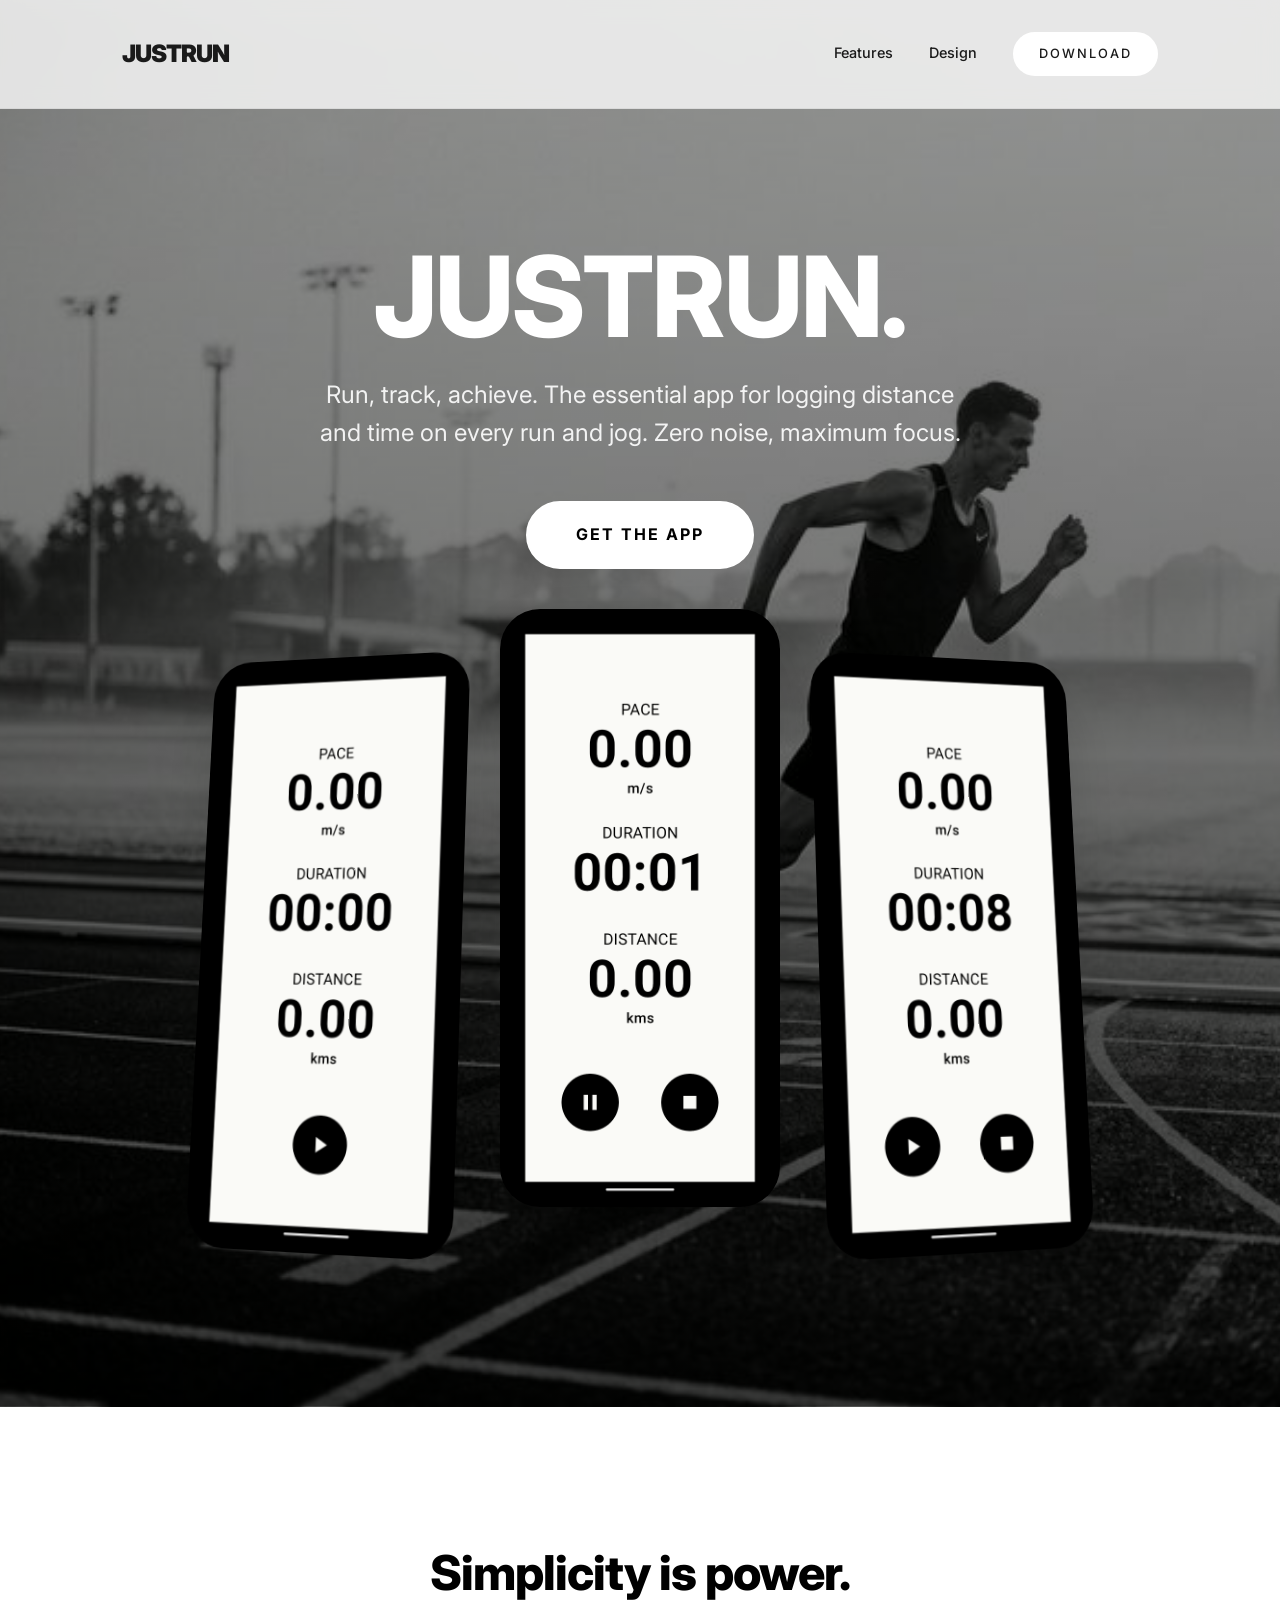
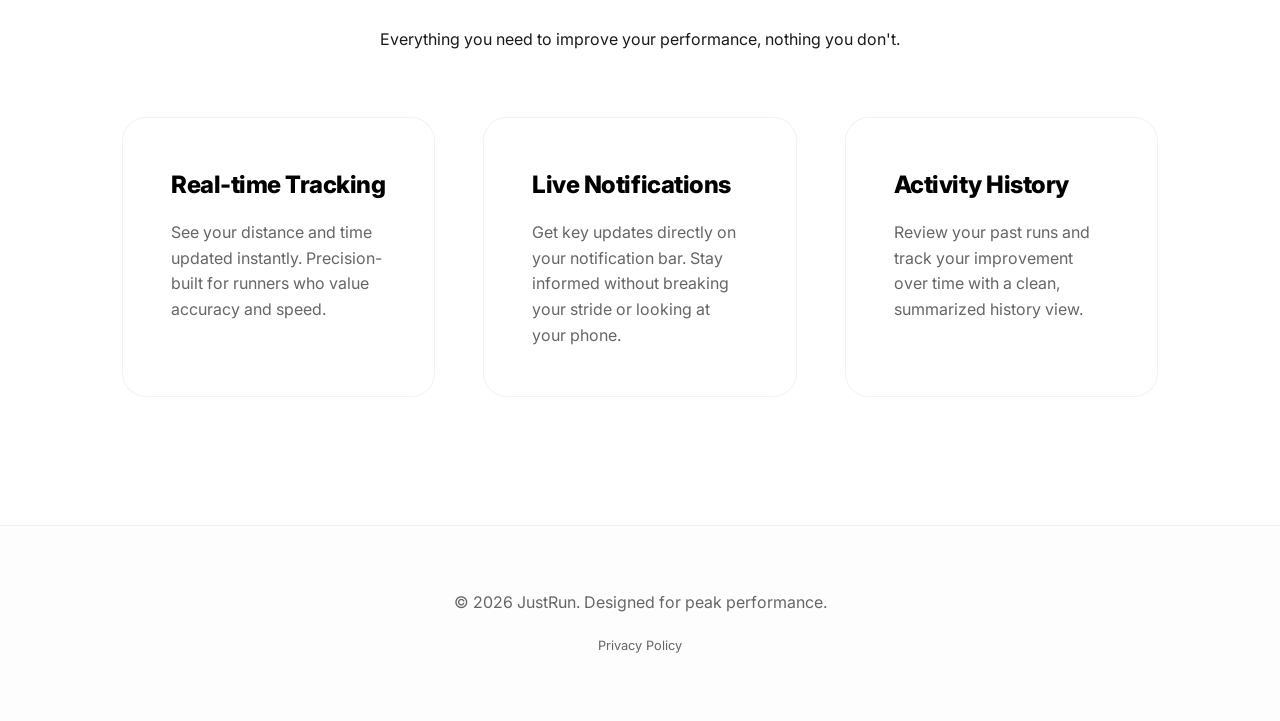
<file: landing-page/index.html>
<!DOCTYPE html>
<html lang="en">

<head>
    <meta charset="UTF-8">
    <meta name="viewport" content="width=device-width, initial-scale=1.0">
    <title>JustRun - Minimalist Running Tracker</title>
    <meta name="description"
        content="JustRun is the essential minimalist app for logging distance and time on every run. No distractions, just your progress.">
    <link rel="stylesheet" href="style.css">
    <link rel="preconnect" href="https://fonts.googleapis.com">
    <link rel="preconnect" href="https://fonts.gstatic.com" crossorigin>
    <link href="https://fonts.googleapis.com/css2?family=Inter:wght@400;500;600;800;900&display=swap" rel="stylesheet">
</head>

<body>
    <header>
        <div class="container">
            <nav>
                <div class="logo">JustRun</div>
                <div class="nav-links">
                    <a href="#features">Features</a>
                    <a href="#showcase">Design</a>
                    <a href="#" class="btn-primary" style="padding: 0.6rem 1.5rem; font-size: 0.8rem;">Download</a>
                </div>
            </nav>
        </div>
    </header>

    <section class="hero">
        <div class="container">
            <h1>JUSTRUN.</h1>
            <p>Run, track, achieve. The essential app for logging distance and time on every run and jog. Zero noise,
                maximum focus.</p>
            <a href="#" class="btn-primary">Get the App</a>

            <div class="showcase" id="showcase">
                <div class="phone-mockup">
                    <img src="../screenshots/screen_1.png" alt="JustRun Startup Screen">
                </div>
                <div class="phone-mockup">
                    <img src="../screenshots/screen_2.png" alt="JustRun Tracking Screen">
                </div>
                <div class="phone-mockup">
                    <img src="../screenshots/screen_3.png" alt="JustRun Active Run">
                </div>
            </div>
        </div>
    </section>

    <section class="features" id="features">
        <div class="container">
            <div class="section-title">
                <h2>Simplicity is power.</h2>
                <p>Everything you need to improve your performance, nothing you don't.</p>
            </div>

            <div class="grid">
                <div class="feature-card">
                    <h3>Real-time Tracking</h3>
                    <p>See your distance and time updated instantly. Precision-built for runners who value accuracy and
                        speed.</p>
                </div>
                <div class="feature-card">
                    <h3>Live Notifications</h3>
                    <p>Get key updates directly on your notification bar. Stay informed without breaking your stride or
                        looking at your phone.</p>
                </div>
                <div class="feature-card">
                    <h3>Activity History</h3>
                    <p>Review your past runs and track your improvement over time with a clean, summarized history view.
                    </p>
                </div>
            </div>
        </div>
    </section>

    <footer>
        <div class="container">
            <p>&copy; 2026 JustRun. Designed for peak performance.</p>
            <div style="margin-top: 1rem;">
                <a href="privacy.html"
                    style="color: var(--text-muted); font-size: 0.8rem; text-decoration: none;">Privacy Policy</a>
            </div>
        </div>
    </footer>

    <script src="main.js"></script>
</body>

</html>
</file>
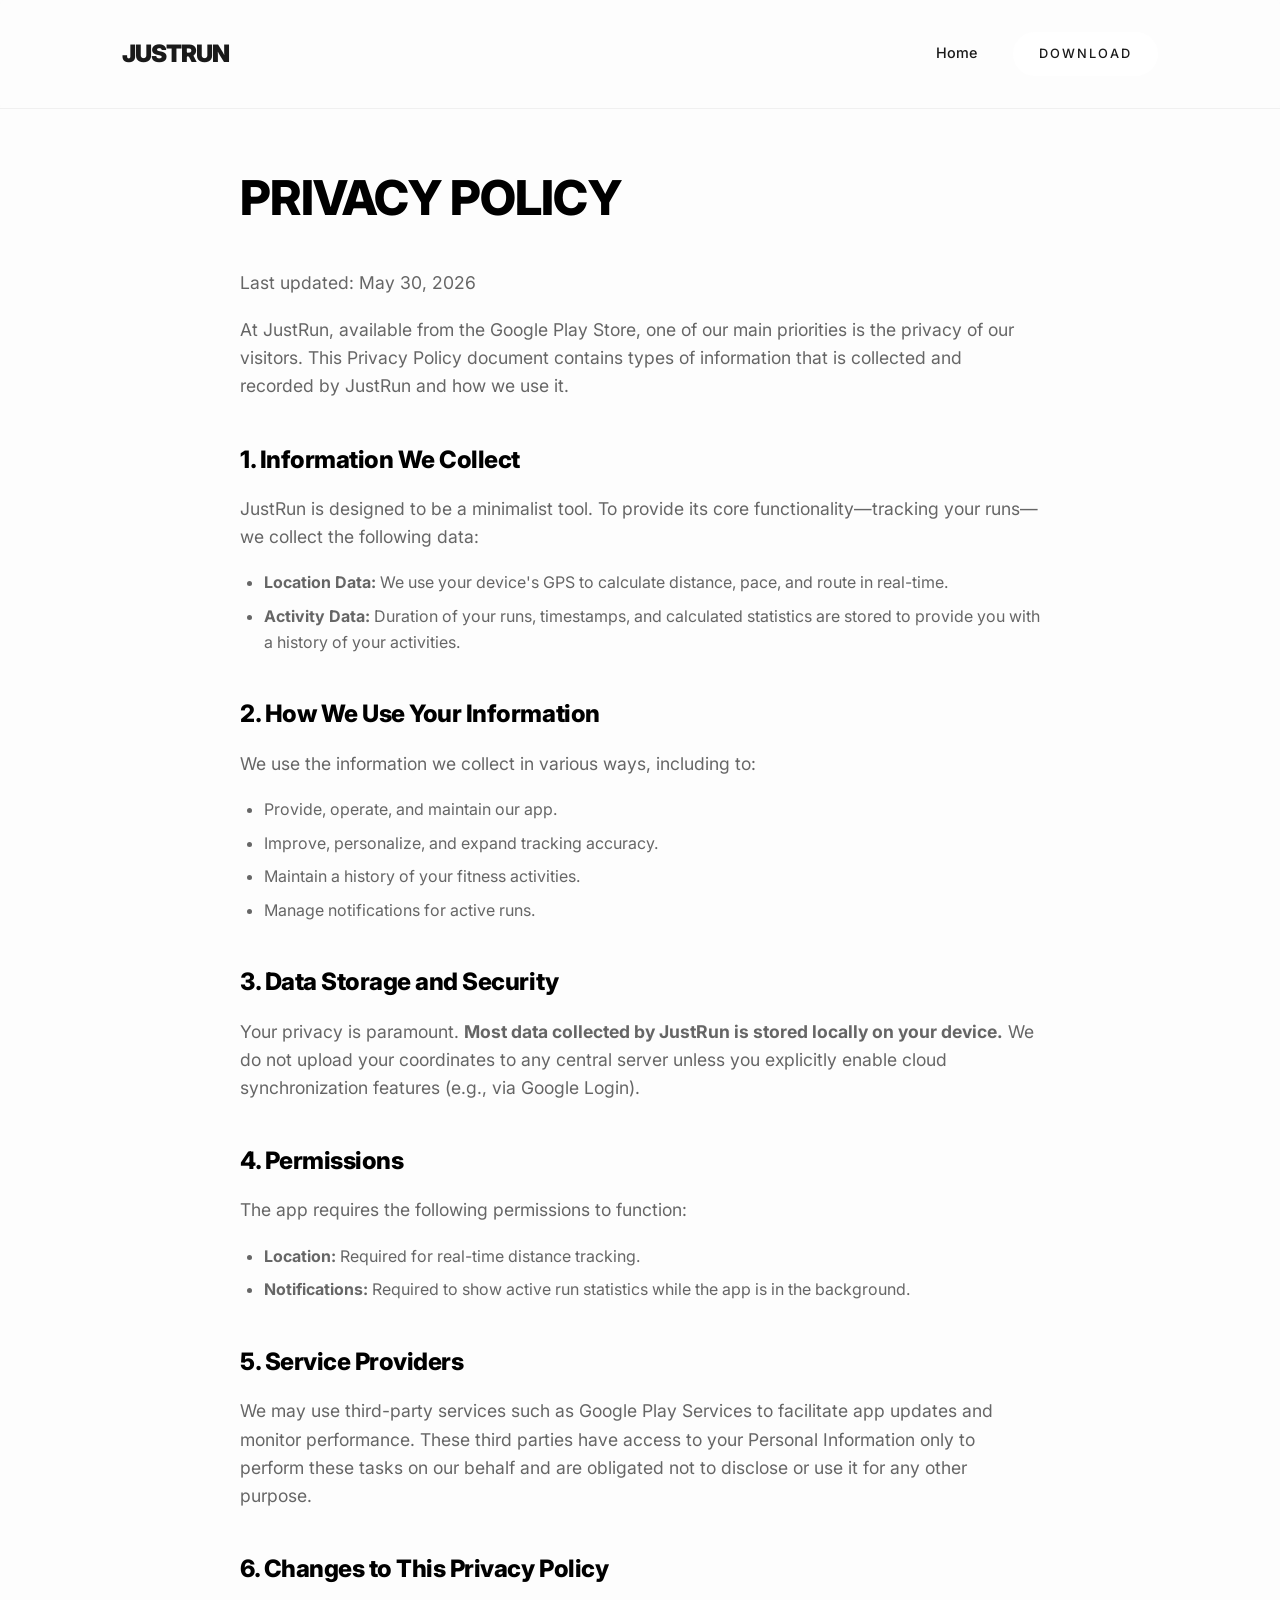
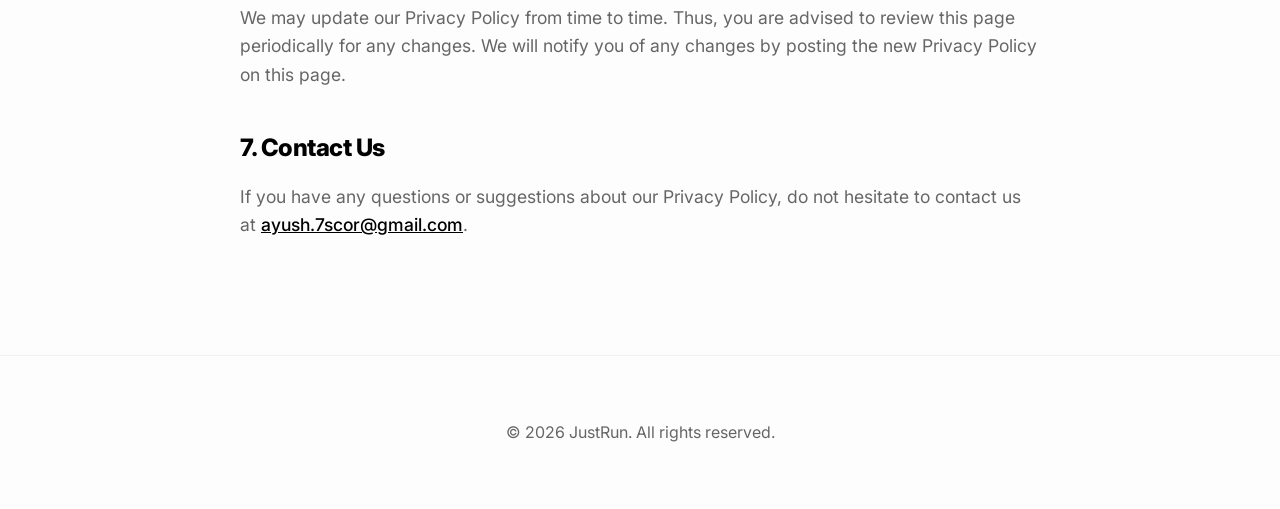
<file: docs/privacy.html>
<!DOCTYPE html>
<html lang="en">

<head>
    <meta charset="UTF-8">
    <meta name="viewport" content="width=device-width, initial-scale=1.0">
    <title>Privacy Policy - JustRun</title>
    <link rel="stylesheet" href="style.css">
    <link rel="preconnect" href="https://fonts.googleapis.com">
    <link rel="preconnect" href="https://fonts.gstatic.com" crossorigin>
    <link href="https://fonts.googleapis.com/css2?family=Inter:wght@400;500;600;800;900&display=swap" rel="stylesheet">
    <style>
        .privacy-content {
            padding: 10rem 0 6rem;
            max-width: 800px;
            margin: 0 auto;
        }

        .privacy-content h1 {
            font-size: 3rem;
            margin-bottom: 2rem;
            text-transform: uppercase;
        }

        .privacy-content h2 {
            font-size: 1.5rem;
            margin-top: 2.5rem;
            margin-bottom: 1rem;
        }

        .privacy-content p {
            margin-bottom: 1.2rem;
            color: var(--text-muted);
            font-size: 1.1rem;
        }

        .privacy-content ul {
            margin-bottom: 1.2rem;
            padding-left: 1.5rem;
            color: var(--text-muted);
        }

        .privacy-content li {
            margin-bottom: 0.5rem;
        }
    </style>
</head>

<body>
    <header>
        <div class="container">
            <nav>
                <div class="logo"><a href="index.html" style="text-decoration: none; color: inherit;">JustRun</a></div>
                <div class="nav-links">
                    <a href="index.html">Home</a>
                    <a href="#" class="btn-primary" style="padding: 0.6rem 1.5rem; font-size: 0.8rem;">Download</a>
                </div>
            </nav>
        </div>
    </header>

    <div class="container">
        <section class="privacy-content">
            <h1>Privacy Policy</h1>
            <p>Last updated: May 30, 2026</p>

            <p>At JustRun, available from the Google Play Store, one of our main priorities is the privacy of our
                visitors. This Privacy Policy document contains types of information that is collected and recorded by
                JustRun and how we use it.</p>

            <h2>1. Information We Collect</h2>
            <p>JustRun is designed to be a minimalist tool. To provide its core functionality—tracking your runs—we
                collect the following data:</p>
            <ul>
                <li><strong>Location Data:</strong> We use your device's GPS to calculate distance, pace, and route in
                    real-time.</li>
                <li><strong>Activity Data:</strong> Duration of your runs, timestamps, and calculated statistics are
                    stored to provide you with a history of your activities.</li>
            </ul>

            <h2>2. How We Use Your Information</h2>
            <p>We use the information we collect in various ways, including to:</p>
            <ul>
                <li>Provide, operate, and maintain our app.</li>
                <li>Improve, personalize, and expand tracking accuracy.</li>
                <li>Maintain a history of your fitness activities.</li>
                <li>Manage notifications for active runs.</li>
            </ul>

            <h2>3. Data Storage and Security</h2>
            <p>Your privacy is paramount. <strong>Most data collected by JustRun is stored locally on your
                    device.</strong> We do not upload your coordinates to any central server unless you explicitly
                enable cloud synchronization features (e.g., via Google Login).</p>

            <h2>4. Permissions</h2>
            <p>The app requires the following permissions to function:</p>
            <ul>
                <li><strong>Location:</strong> Required for real-time distance tracking.</li>
                <li><strong>Notifications:</strong> Required to show active run statistics while the app is in the
                    background.</li>
            </ul>

            <h2>5. Service Providers</h2>
            <p>We may use third-party services such as Google Play Services to facilitate app updates and monitor
                performance. These third parties have access to your Personal Information only to perform these tasks on
                our behalf and are obligated not to disclose or use it for any other purpose.</p>

            <h2>6. Changes to This Privacy Policy</h2>
            <p>We may update our Privacy Policy from time to time. Thus, you are advised to review this page
                periodically for any changes. We will notify you of any changes by posting the new Privacy Policy on
                this page.</p>

            <h2>7. Contact Us</h2>
            <p>If you have any questions or suggestions about our Privacy Policy, do not hesitate to contact us at
                <a href="mailto:ayush.7scor@gmail.com"
                    style="color: var(--primary); font-weight: 500;">ayush.7scor@gmail.com</a>.
            </p>
        </section>
    </div>

    <footer>
        <div class="container">
            <p>&copy; 2026 JustRun. All rights reserved.</p>
        </div>
    </footer>
</body>

</html>
</file>
<file: landing-page/style.css>
:root {
    --primary: #000000;
    --background: #fdfdfd;
    --text: #1a1a1a;
    --text-muted: #666666;
    --accent: #555555;
    --card-bg: #ffffff;
    --transition: all 0.3s cubic-bezier(0.4, 0, 0.2, 1);
}

* {
    margin: 0;
    padding: 0;
    box-sizing: border-box;
}

body {
    font-family: 'Inter', -apple-system, BlinkMacSystemFont, 'Segoe UI', Roboto, sans-serif;
    background-color: var(--background);
    color: var(--text);
    line-height: 1.6;
    overflow-x: hidden;
}

h1,
h2,
h3 {
    font-weight: 800;
    letter-spacing: -0.02em;
    color: var(--primary);
}

.container {
    max-width: 1100px;
    margin: 0 auto;
    padding: 0 2rem;
}

/* Header */
header {
    padding: 2rem 0;
    position: fixed;
    width: 100%;
    top: 0;
    z-index: 100;
    background: rgba(253, 253, 253, 0.8);
    backdrop-filter: blur(10px);
    border-bottom: 1px solid rgba(0, 0, 0, 0.05);
}

nav {
    display: flex;
    justify-content: space-between;
    align-items: center;
}

.logo {
    font-size: 1.5rem;
    font-weight: 900;
    letter-spacing: -1px;
    text-transform: uppercase;
}

.nav-links a {
    text-decoration: none;
    color: var(--text);
    font-weight: 500;
    margin-left: 2rem;
    font-size: 0.9rem;
    transition: var(--transition);
}

.nav-links a:hover {
    color: var(--accent);
}

/* Hero Section */
.hero {
    padding: 15rem 0 10rem;
    text-align: center;
    background: linear-gradient(rgba(0, 0, 0, 0.4), rgba(0, 0, 0, 0.7)), url('hero.png');
    background-size: cover;
    background-position: center;
    color: white;
    position: relative;
    overflow: hidden;
}

.hero h1 {
    font-size: 7rem;
    margin-bottom: 1.5rem;
    line-height: 1;
    color: white;
}

.hero p {
    font-size: 1.5rem;
    color: rgba(255, 255, 255, 0.9);
    max-width: 650px;
    margin: 0 auto 3rem;
}

.btn-primary {
    background: #ffffff;
    color: #000000;
    padding: 1.2rem 3rem;
    border-radius: 100px;
    text-decoration: none;
    font-weight: 700;
    display: inline-block;
    transition: var(--transition);
    border: 2px solid #ffffff;
    text-transform: uppercase;
    letter-spacing: 2px;
}

.btn-primary:hover {
    background: transparent;
    color: #ffffff;
    transform: translateY(-2px);
    box-shadow: 0 10px 30px rgba(0, 0, 0, 0.3);
}

/* App Showcase */
.showcase {
    display: flex;
    justify-content: center;
    gap: 2rem;
    margin-top: 5rem;
    perspective: 1000px;
}

.phone-mockup {
    width: 280px;
    border-radius: 40px;
    background: #000;
    padding: 10px;
    box-shadow: 0 30px 60px rgba(0, 0, 0, 0.12);
    transition: var(--transition);
    transform: rotateY(-10deg) rotateX(5deg);
}

.phone-mockup:nth-child(2) {
    transform: translateY(-40px);
    z-index: 2;
}

.phone-mockup:nth-child(3) {
    transform: rotateY(10deg) rotateX(5deg);
}

.phone-mockup:hover {
    transform: translateY(-10px) rotateY(0) rotateX(0);
}

.phone-mockup img {
    width: 100%;
    border-radius: 32px;
    display: block;
}

/* Features */
.features {
    padding: 8rem 0;
    background: #fff;
}

.section-title {
    text-align: center;
    margin-bottom: 4rem;
}

.section-title h2 {
    font-size: 3rem;
    margin-bottom: 1rem;
}

.grid {
    display: grid;
    grid-template-columns: repeat(auto-fit, minmax(300px, 1fr));
    gap: 3rem;
}

.feature-card {
    padding: 3rem;
    background: var(--card-bg);
    border: 1px solid rgba(0, 0, 0, 0.05);
    border-radius: 24px;
    transition: var(--transition);
}

.feature-card:hover {
    border-color: var(--primary);
    transform: translateY(-5px);
}

.feature-card h3 {
    font-size: 1.5rem;
    margin-bottom: 1rem;
}

.feature-card p {
    color: var(--text-muted);
}

/* Footer */
footer {
    padding: 4rem 0;
    border-top: 1px solid rgba(0, 0, 0, 0.05);
    text-align: center;
    color: var(--text-muted);
}

@media (max-width: 768px) {
    .hero h1 {
        font-size: 3rem;
    }

    .showcase {
        flex-direction: column;
        align-items: center;
    }

    .phone-mockup {
        transform: none !important;
        width: 240px;
    }
}
</file>
<file: docs/style.css>
:root {
    --primary: #000000;
    --background: #fdfdfd;
    --text: #1a1a1a;
    --text-muted: #666666;
    --accent: #555555;
    --card-bg: #ffffff;
    --transition: all 0.3s cubic-bezier(0.4, 0, 0.2, 1);
}

* {
    margin: 0;
    padding: 0;
    box-sizing: border-box;
}

body {
    font-family: 'Inter', -apple-system, BlinkMacSystemFont, 'Segoe UI', Roboto, sans-serif;
    background-color: var(--background);
    color: var(--text);
    line-height: 1.6;
    overflow-x: hidden;
}

h1,
h2,
h3 {
    font-weight: 800;
    letter-spacing: -0.02em;
    color: var(--primary);
}

.container {
    max-width: 1100px;
    margin: 0 auto;
    padding: 0 2rem;
}

/* Header */
header {
    padding: 2rem 0;
    position: fixed;
    width: 100%;
    top: 0;
    z-index: 100;
    background: rgba(253, 253, 253, 0.8);
    backdrop-filter: blur(10px);
    border-bottom: 1px solid rgba(0, 0, 0, 0.05);
}

nav {
    display: flex;
    justify-content: space-between;
    align-items: center;
}

.logo {
    font-size: 1.5rem;
    font-weight: 900;
    letter-spacing: -1px;
    text-transform: uppercase;
}

.nav-links a {
    text-decoration: none;
    color: var(--text);
    font-weight: 500;
    margin-left: 2rem;
    font-size: 0.9rem;
    transition: var(--transition);
}

.nav-links a:hover {
    color: var(--accent);
}

/* Hero Section */
.hero {
    padding: 15rem 0 10rem;
    text-align: center;
    background: linear-gradient(rgba(0, 0, 0, 0.4), rgba(0, 0, 0, 0.7)), url('hero.png');
    background-size: cover;
    background-position: center;
    color: white;
    position: relative;
    overflow: hidden;
}

.hero h1 {
    font-size: 7rem;
    margin-bottom: 1.5rem;
    line-height: 1;
    color: white;
}

.hero p {
    font-size: 1.5rem;
    color: rgba(255, 255, 255, 0.9);
    max-width: 650px;
    margin: 0 auto 3rem;
}

.btn-primary {
    background: #ffffff;
    color: #000000;
    padding: 1.2rem 3rem;
    border-radius: 100px;
    text-decoration: none;
    font-weight: 700;
    display: inline-block;
    transition: var(--transition);
    border: 2px solid #ffffff;
    text-transform: uppercase;
    letter-spacing: 2px;
}

.btn-primary:hover {
    background: transparent;
    color: #ffffff;
    transform: translateY(-2px);
    box-shadow: 0 10px 30px rgba(0, 0, 0, 0.3);
}

/* App Showcase */
.showcase {
    display: flex;
    justify-content: center;
    gap: 2rem;
    margin-top: 5rem;
    perspective: 1000px;
}

.phone-mockup {
    width: 280px;
    border-radius: 40px;
    background: #000;
    padding: 10px;
    box-shadow: 0 30px 60px rgba(0, 0, 0, 0.12);
    transition: var(--transition);
    transform: rotateY(-10deg) rotateX(5deg);
}

.phone-mockup:nth-child(2) {
    transform: translateY(-40px);
    z-index: 2;
}

.phone-mockup:nth-child(3) {
    transform: rotateY(10deg) rotateX(5deg);
}

.phone-mockup:hover {
    transform: translateY(-10px) rotateY(0) rotateX(0);
}

.phone-mockup img {
    width: 100%;
    border-radius: 32px;
    display: block;
}

/* Features */
.features {
    padding: 8rem 0;
    background: #fff;
}

.section-title {
    text-align: center;
    margin-bottom: 4rem;
}

.section-title h2 {
    font-size: 3rem;
    margin-bottom: 1rem;
}

.grid {
    display: grid;
    grid-template-columns: repeat(auto-fit, minmax(300px, 1fr));
    gap: 3rem;
}

.feature-card {
    padding: 3rem;
    background: var(--card-bg);
    border: 1px solid rgba(0, 0, 0, 0.05);
    border-radius: 24px;
    transition: var(--transition);
}

.feature-card:hover {
    border-color: var(--primary);
    transform: translateY(-5px);
}

.feature-card h3 {
    font-size: 1.5rem;
    margin-bottom: 1rem;
}

.feature-card p {
    color: var(--text-muted);
}

/* Download Section */
.download {
    padding: 8rem 0;
    text-align: center;
    background: #f9f9fb;
    border-top: 1px solid rgba(0, 0, 0, 0.02);
}

.download h2 {
    font-size: 3.5rem;
    margin-bottom: 1rem;
}

.download p {
    font-size: 1.25rem;
    color: var(--text-muted);
    max-width: 600px;
    margin: 0 auto 3rem;
}

.download-buttons {
    display: flex;
    justify-content: center;
    gap: 1.5rem;
    align-items: center;
}

.download-badge {
    display: inline-block;
    transition: var(--transition);
}

.download-badge img {
    height: 56px;
    display: block;
    border-radius: 10px;
    box-shadow: 0 10px 30px rgba(0, 0, 0, 0.08);
    transition: var(--transition);
}

.download-badge:hover {
    transform: translateY(-4px);
}

.download-badge:hover img {
    box-shadow: 0 15px 40px rgba(0, 0, 0, 0.15);
}

/* Footer */
footer {
    padding: 4rem 0;
    border-top: 1px solid rgba(0, 0, 0, 0.05);
    text-align: center;
    color: var(--text-muted);
}

@media (max-width: 768px) {
    .hero h1 {
        font-size: 3rem;
    }

    .showcase {
        flex-direction: column;
        align-items: center;
    }

    .phone-mockup {
        transform: none !important;
        width: 240px;
    }
}
</file>
